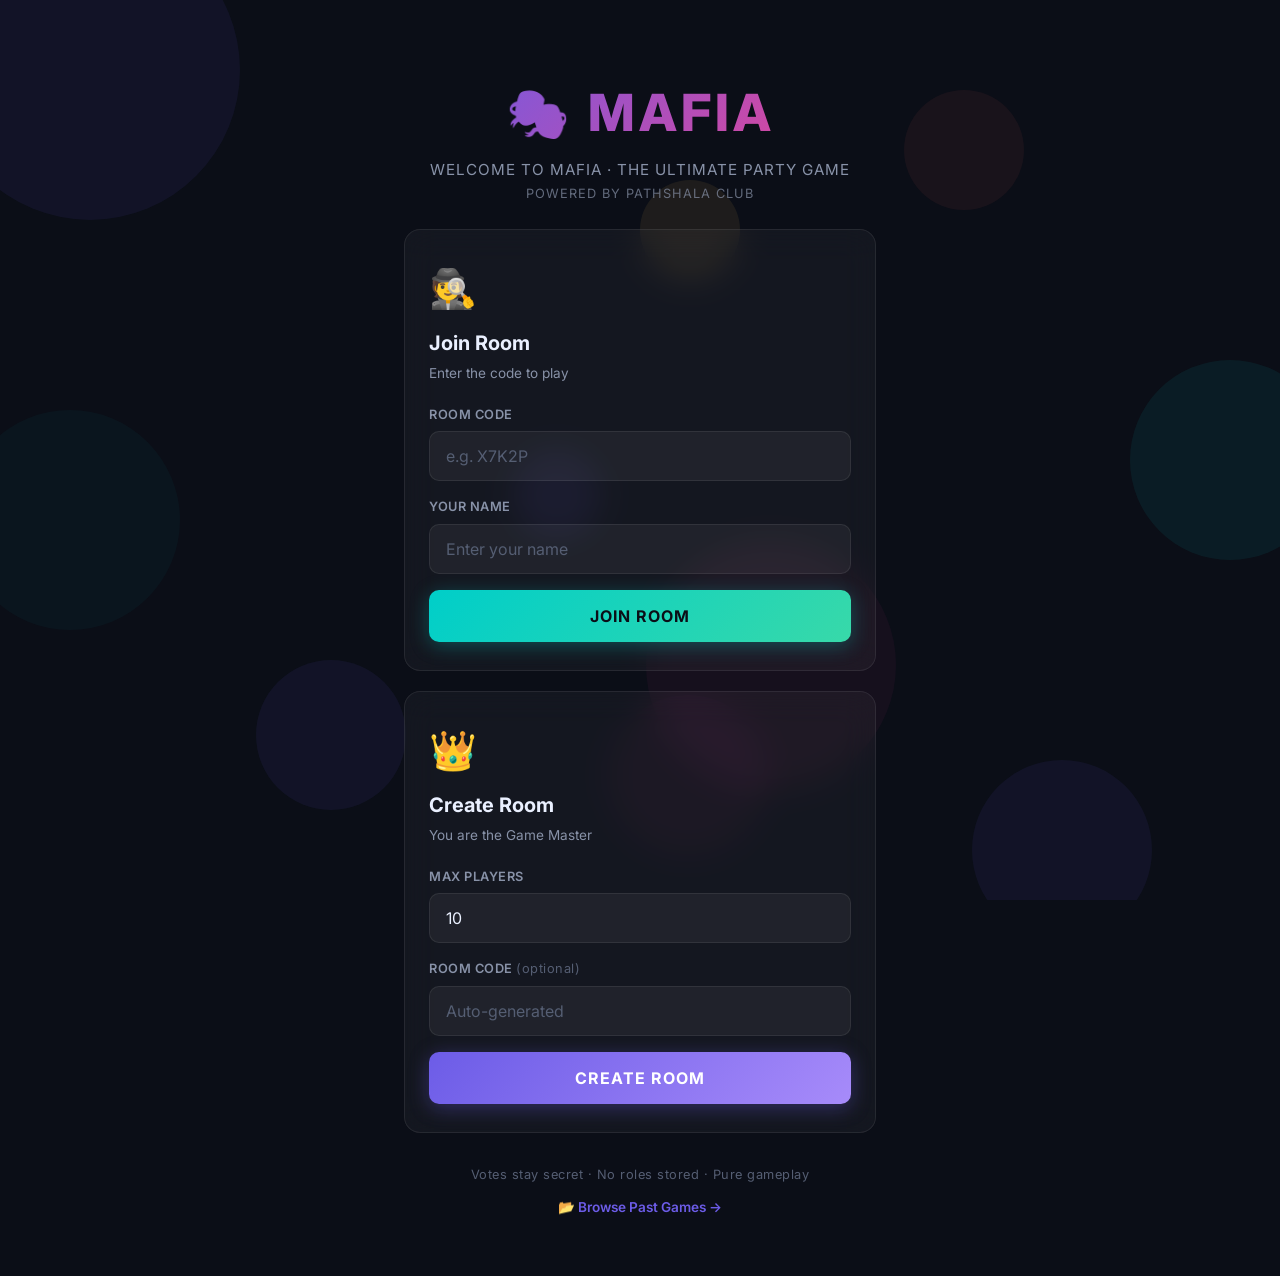
<file: templates/index.html>
<!DOCTYPE html>
<html lang="en">
    <head>
        <meta charset="UTF-8">
        <meta name="viewport" content="width=device-width, initial-scale=1.0">
        <title>Mafia Game – Join or Create Room</title>
        <meta
            name="description"
            content="Mafia party game voting app. Create or join a room to vote anonymously during daytime rounds."
        >
        <link rel="stylesheet" href="/static/style.css">
        <link
            href="https://fonts.googleapis.com/css2?family=Inter:wght@400;500;600;700;800&display=swap"
            rel="stylesheet"
        >
    </head>
    <body class="home-body">
        <!-- Floating particles background -->
        <div class="particles" aria-hidden="true">
            <span></span><span></span><span></span><span></span><span></span>
            <span></span><span></span><span></span><span></span><span></span>
        </div>

        <div class="home-container">
            <header class="home-header">
                <h1 class="logo">🎭 MAFIA</h1>
                <p class="tagline">Welcome to Mafia · The Ultimate Party Game</p>
                <p class="tagline" style="margin-top:2px;font-size:0.8rem;opacity:0.7">Powered by Pathshala Club</p>
            </header>

            <!-- Rejoin Banner (shown if active session found) -->
            <div class="glass-card hidden" id="rejoin-banner" style="border-color:var(--accent);margin-bottom:16px">
                <div style="display:flex;align-items:center;gap:10px;margin-bottom:10px">
                    <span style="font-size:1.5rem">🔄</span>
                    <div>
                        <h2 style="font-size:1rem;margin:0">Active Game Found</h2>
                        <p id="rejoin-info" style="color:var(--text-secondary);font-size:0.8rem;margin:2px 0 0"></p>
                    </div>
                </div>
                <div style="display:flex;gap:8px">
                    <button class="btn btn-primary" style="flex:1" onclick="rejoinGame()">Rejoin Game</button>
                    <button class="btn" style="flex:1;background:rgba(255,255,255,0.06)" onclick="dismissRejoin()">Join as New Player</button>
                </div>
            </div>

            <div class="card-grid">
                <!-- Join Room Card -->
                <div class="glass-card" id="join-card">
                    <div class="card-icon">🕵️</div>
                    <h2>Join Room</h2>
                    <p class="card-desc">Enter the code to play</p>
                    <form action="/join_room" method="POST" id="join-form" onsubmit="document.getElementById('join-btn').disabled=true;">
                        <div class="input-group">
                            <label for="join_room_code">Room Code</label>
                            <input
                                type="text"
                                id="join_room_code"
                                name="room_code"
                                placeholder="e.g. X7K2P"
                                maxlength="6"
                                required
                                autocapitalize="characters"
                            >
                        </div>
                        <div class="input-group">
                            <label for="player_name">Your Name</label>
                            <input
                                type="text"
                                id="player_name"
                                name="player_name"
                                placeholder="Enter your name"
                                maxlength="20"
                                required
                            >
                        </div>
                        <button
                            type="submit"
                            class="btn btn-accent"
                            id="join-btn"
                        >
                            Join Room
                        </button>
                    </form>
                </div>

                <!-- Create Room Card -->
                <div class="glass-card" id="create-card">
                    <div class="card-icon">👑</div>
                    <h2>Create Room</h2>
                    <p class="card-desc">You are the Game Master</p>
                    <form action="/create_room" method="POST" id="create-form" onsubmit="document.getElementById('create-btn').disabled=true;">
                        <div class="input-group">
                            <label for="max_players">Max Players</label>
                            <input
                                type="number"
                                id="max_players"
                                name="max_players"
                                value="10"
                                min="3"
                                max="30"
                                required
                            >
                        </div>
                        <div class="input-group">
                            <label for="room_code_input">Room Code <span
                                    class="optional"
                                >(optional)</span></label>
                            <input
                                type="text"
                                id="room_code_input"
                                name="room_code"
                                placeholder="Auto-generated"
                                maxlength="6"
                                autocapitalize="characters"
                            >
                        </div>
                        <button
                            type="submit"
                            class="btn btn-primary"
                            id="create-btn"
                        >
                            Create Room
                        </button>
                    </form>
                </div>
            </div>

            <footer class="home-footer">
                <p>Votes stay secret · No roles stored · Pure gameplay</p>
                <a href="/past_games" style="display:inline-block;margin-top:12px;color:var(--accent);font-size:0.85rem;text-decoration:none;font-weight:600">📂 Browse Past Games →</a>
            </footer>
        </div>
    </body>

    <script>
        // Check for active session and show rejoin banner
        (function() {
            try {
                const raw = localStorage.getItem("mafia_session");
                if (!raw) return;
                const session = JSON.parse(raw);
                if (!session || !session.room_code || !session.url) return;

                const banner = document.getElementById("rejoin-banner");
                const info = document.getElementById("rejoin-info");
                if (!banner || !info) return;

                if (session.type === "admin") {
                    info.textContent = `Admin · Room ${session.room_code}`;
                } else {
                    info.textContent = `${session.player_name || "Player"} · Room ${session.room_code}`;
                }
                banner.classList.remove("hidden");
            } catch(e) {}
        })();

        function rejoinGame() {
            try {
                const session = JSON.parse(localStorage.getItem("mafia_session"));
                if (session && session.url) {
                    window.location.href = session.url;
                }
            } catch(e) {}
        }

        function dismissRejoin() {
            localStorage.removeItem("mafia_session");
            document.getElementById("rejoin-banner").classList.add("hidden");
        }
    </script>
</html>
</file>
<file: static/style.css>
/* ==========================================================================
   Mafia Voting App – Dark Premium Mobile-First Stylesheet
   ========================================================================== */

/* ---- Reset & Base ---- */
*, *::before, *::after {
    box-sizing: border-box;
    margin: 0;
    padding: 0;
}

:root {
    --bg-dark: #0b0e17;
    --bg-card: rgba(255, 255, 255, 0.04);
    --bg-card-hover: rgba(255, 255, 255, 0.07);
    --border-glass: rgba(255, 255, 255, 0.08);
    --text-primary: #eaf0ff;
    --text-secondary: #8892a8;
    --text-muted: #555e73;
    --accent: #6c5ce7;
    --accent-glow: rgba(108, 92, 231, 0.35);
    --success: #00cec9;
    --success-glow: rgba(0, 206, 201, 0.3);
    --danger: #ff6b6b;
    --danger-glow: rgba(255, 107, 107, 0.3);
    --warning: #feca57;
    --warning-glow: rgba(254, 202, 87, 0.3);
    --joker: #e84393;
    --radius: 16px;
    --radius-sm: 10px;
    --transition: 0.25s cubic-bezier(0.4, 0, 0.2, 1);
    --font: "Inter", -apple-system, BlinkMacSystemFont, sans-serif;
}

html {
    font-size: 16px;
    scroll-behavior: smooth;
}
body {
    font-family: var(--font);
    background: var(--bg-dark);
    color: var(--text-primary);
    min-height: 100vh;
    line-height: 1.6;
    overflow-x: hidden;
    -webkit-font-smoothing: antialiased;
}

/* ---- Particles Background ---- */
.particles {
    position: fixed;
    inset: 0;
    z-index: 0;
    pointer-events: none;
    overflow: hidden;
}
.particles span {
    position: absolute;
    border-radius: 50%;
    background: var(--accent);
    opacity: 0.08;
    animation: float 18s infinite ease-in-out;
}
.particles span:nth-child(1) {
    width: 300px;
    height: 300px;
    top: -80px;
    left: -60px;
    animation-delay: 0s;
}
.particles span:nth-child(2) {
    width: 200px;
    height: 200px;
    top: 40%;
    right: -50px;
    animation-delay: -4s;
    background: var(--success);
}
.particles span:nth-child(3) {
    width: 150px;
    height: 150px;
    bottom: 10%;
    left: 20%;
    animation-delay: -8s;
}
.particles span:nth-child(4) {
    width: 250px;
    height: 250px;
    top: 60%;
    right: 30%;
    animation-delay: -12s;
    background: var(--joker);
    opacity: 0.05;
}
.particles span:nth-child(5) {
    width: 100px;
    height: 100px;
    top: 20%;
    left: 50%;
    animation-delay: -2s;
    background: var(--warning);
}
.particles span:nth-child(6) {
    width: 180px;
    height: 180px;
    bottom: -40px;
    right: 10%;
    animation-delay: -6s;
}
.particles span:nth-child(7) {
    width: 120px;
    height: 120px;
    top: 10%;
    right: 20%;
    animation-delay: -10s;
    background: var(--danger);
    opacity: 0.06;
}
.particles span:nth-child(8) {
    width: 220px;
    height: 220px;
    bottom: 30%;
    left: -40px;
    animation-delay: -14s;
    background: var(--success);
    opacity: 0.04;
}
.particles span:nth-child(9) {
    width: 90px;
    height: 90px;
    top: 50%;
    left: 40%;
    animation-delay: -3s;
}
.particles span:nth-child(10) {
    width: 160px;
    height: 160px;
    bottom: 5%;
    right: 40%;
    animation-delay: -7s;
    background: var(--joker);
    opacity: 0.04;
}

@keyframes float {
    0%, 100% {
        transform: translateY(0) scale(1);
    }
    50% {
        transform: translateY(-40px) scale(1.05);
    }
}

/* ---- Layout ---- */
.home-container, .page-container {
    position: relative;
    z-index: 1;
    max-width: 520px;
    margin: 0 auto;
    padding: 24px 16px 48px;
}

/* ---- Home Page ---- */
.home-header {
    text-align: center;
    padding: 40px 0 24px;
}
.logo {
    font-size: 2.8rem;
    font-weight: 800;
    letter-spacing: 4px;
    background: linear-gradient(135deg, var(--accent), var(--joker));
    -webkit-background-clip: text;
    -webkit-text-fill-color: transparent;
    background-clip: text;
}
.tagline {
    color: var(--text-secondary);
    font-size: 0.95rem;
    margin-top: 4px;
    letter-spacing: 1px;
    text-transform: uppercase;
}

.card-grid {
    display: flex;
    flex-direction: column;
    gap: 20px;
}

/* ---- Glass Card ---- */
.glass-card {
    background: var(--bg-card);
    border: 1px solid var(--border-glass);
    border-radius: var(--radius);
    padding: 28px 24px;
    backdrop-filter: blur(16px);
    -webkit-backdrop-filter: blur(16px);
    transition: background var(--transition), transform var(--transition);
}
.glass-card:hover {
    background: var(--bg-card-hover);
}

.card-icon {
    font-size: 2.4rem;
    margin-bottom: 8px;
}
.glass-card h2 {
    font-size: 1.25rem;
    font-weight: 700;
    margin-bottom: 4px;
}
.card-desc {
    color: var(--text-secondary);
    font-size: 0.85rem;
    margin-bottom: 20px;
}

/* ---- Inputs ---- */
.input-group {
    margin-bottom: 16px;
}
.input-group label {
    display: block;
    font-size: 0.8rem;
    font-weight: 600;
    color: var(--text-secondary);
    margin-bottom: 6px;
    text-transform: uppercase;
    letter-spacing: 0.5px;
}
.input-group .optional {
    font-weight: 400;
    text-transform: none;
    color: var(--text-muted);
}
.input-group input, .input-group select {
    width: 100%;
    padding: 14px 16px;
    font-size: 1rem;
    font-family: var(--font);
    background: rgba(255, 255, 255, 0.05);
    border: 1px solid var(--border-glass);
    border-radius: var(--radius-sm);
    color: var(--text-primary);
    outline: none;
    transition: border var(--transition), box-shadow var(--transition);
}
.input-group input::placeholder {
    color: var(--text-muted);
}
.input-group input:focus, .input-group select:focus {
    border-color: var(--accent);
    box-shadow: 0 0 0 3px var(--accent-glow);
}

/* ---- Buttons ---- */
.btn {
    display: inline-flex;
    align-items: center;
    justify-content: center;
    width: 100%;
    padding: 16px 24px;
    font-size: 1rem;
    font-weight: 700;
    font-family: var(--font);
    border: none;
    border-radius: var(--radius-sm);
    cursor: pointer;
    transition: all var(--transition);
    text-transform: uppercase;
    letter-spacing: 1px;
    position: relative;
    overflow: hidden;
}
.btn:active {
    transform: scale(0.97);
}
.btn:disabled {
    opacity: 0.4;
    cursor: not-allowed;
    transform: none;
}

.btn-primary {
    background: linear-gradient(135deg, var(--accent), #a78bfa);
    color: #fff;
    box-shadow: 0 4px 20px var(--accent-glow);
}
.btn-primary:hover:not(:disabled) {
    box-shadow: 0 6px 28px var(--accent-glow);
}

.btn-accent {
    background: linear-gradient(135deg, var(--success), #38d9a9);
    color: #0b0e17;
    box-shadow: 0 4px 20px var(--success-glow);
}
.btn-accent:hover:not(:disabled) {
    box-shadow: 0 6px 28px var(--success-glow);
}

.btn-success {
    background: linear-gradient(135deg, var(--success), #38d9a9);
    color: #0b0e17;
    box-shadow: 0 4px 16px var(--success-glow);
}

.btn-danger {
    background: linear-gradient(135deg, var(--danger), #ee5a24);
    color: #fff;
    box-shadow: 0 4px 16px var(--danger-glow);
}

.btn-warning {
    background: linear-gradient(135deg, var(--warning), #f0932b);
    color: #0b0e17;
    box-shadow: 0 4px 16px var(--warning-glow);
}

.btn-joker {
    background: linear-gradient(135deg, var(--joker), #fd79a8);
    color: #fff;
    box-shadow: 0 4px 16px rgba(232, 67, 147, 0.3);
}

/* ---- Vote Buttons ---- */
.vote-buttons {
    display: flex;
    flex-direction: column;
    gap: 12px;
}
.vote-btn {
    display: flex;
    align-items: center;
    gap: 12px;
    width: 100%;
    padding: 18px 20px;
    font-size: 1.05rem;
    font-weight: 600;
    font-family: var(--font);
    background: rgba(255, 255, 255, 0.04);
    border: 1px solid var(--border-glass);
    border-radius: var(--radius-sm);
    color: var(--text-primary);
    cursor: pointer;
    transition: all var(--transition);
    text-align: left;
}
.vote-btn:hover {
    background: var(--accent-glow);
    border-color: var(--accent);
    transform: translateX(4px);
}
.vote-btn:active {
    transform: scale(0.98);
}
.vote-btn .vote-num {
    display: inline-flex;
    align-items: center;
    justify-content: center;
    width: 36px;
    height: 36px;
    border-radius: 50%;
    background: linear-gradient(135deg, var(--accent), #a78bfa);
    color: #fff;
    font-size: 0.85rem;
    font-weight: 800;
    flex-shrink: 0;
}

/* ---- Badges ---- */
.badge {
    display: inline-block;
    padding: 6px 16px;
    border-radius: 999px;
    font-size: 0.75rem;
    font-weight: 700;
    text-transform: uppercase;
    letter-spacing: 1px;
}
.badge-admin {
    background: var(--accent-glow);
    color: var(--accent);
    border: 1px solid var(--accent);
}
.badge-player {
    background: rgba(0, 206, 201, 0.15);
    color: var(--success);
    border: 1px solid var(--success);
}
.badge-voted {
    background: rgba(0, 206, 201, 0.15);
    color: var(--success);
    font-size: 0.7rem;
    padding: 3px 10px;
}
.badge-waiting {
    background: rgba(254, 202, 87, 0.15);
    color: var(--warning);
    font-size: 0.7rem;
    padding: 3px 10px;
}
.badge-eliminated {
    background: rgba(255, 107, 107, 0.15);
    color: var(--danger);
    font-size: 0.7rem;
    padding: 3px 10px;
}

/* ---- Page Header ---- */
.page-header {
    text-align: center;
    padding: 32px 0 16px;
}
.room-code-display {
    font-size: 1.5rem;
    font-weight: 800;
    margin-top: 8px;
}
#room-code-text {
    background: linear-gradient(135deg, var(--accent), var(--joker));
    -webkit-background-clip: text;
    -webkit-text-fill-color: transparent;
    background-clip: text;
    letter-spacing: 3px;
}
.player-name-display {
    font-size: 1.8rem;
    font-weight: 800;
    margin-top: 8px;
}
.day-label {
    color: var(--text-secondary);
    font-size: 0.85rem;
    margin-top: 4px;
    font-weight: 600;
}
.day-banner {
    display: flex;
    align-items: center;
    justify-content: center;
    gap: 10px;
    margin-top: 12px;
    padding: 14px 24px;
    background: linear-gradient(135deg, rgba(254,202,87,0.12), rgba(108,92,231,0.08));
    border: 1px solid rgba(254,202,87,0.2);
    border-radius: var(--radius);
    box-shadow: 0 0 30px rgba(254,202,87,0.08);
}
.day-banner .day-sun {
    font-size: 1.6rem;
    animation: sunPulse 2s ease-in-out infinite;
}
@keyframes sunPulse {
    0%, 100% { transform: scale(1); }
    50% { transform: scale(1.15) rotate(15deg); }
}
.day-banner .day-text {
    font-size: 1.6rem;
    font-weight: 800;
    letter-spacing: 3px;
    text-transform: uppercase;
    background: linear-gradient(135deg, var(--warning), #f0932b);
    -webkit-background-clip: text;
    -webkit-text-fill-color: transparent;
    background-clip: text;
}

/* ---- History Button ---- */
.btn-history {
    display: inline-flex;
    align-items: center;
    gap: 6px;
    margin-top: 10px;
    padding: 8px 18px;
    font-size: 0.78rem;
    font-weight: 700;
    font-family: var(--font);
    background: rgba(255, 255, 255, 0.06);
    border: 1px solid var(--border-glass);
    border-radius: 999px;
    color: var(--text-secondary);
    cursor: pointer;
    transition: all var(--transition);
    text-transform: uppercase;
    letter-spacing: 0.5px;
}
.btn-history:hover {
    background: var(--accent-glow);
    color: var(--accent);
    border-color: var(--accent);
}

/* ---- History Modal ---- */
.history-overlay {
    position: fixed;
    inset: 0;
    z-index: 100;
    background: rgba(0, 0, 0, 0.7);
    backdrop-filter: blur(6px);
    display: flex;
    align-items: flex-end;
    justify-content: center;
}
.history-panel {
    width: 100%;
    max-width: 520px;
    max-height: 85vh;
    background: var(--bg-dark);
    border: 1px solid var(--border-glass);
    border-radius: var(--radius) var(--radius) 0 0;
    overflow-y: auto;
    animation: slideUp 0.3s ease;
}
@keyframes slideUp {
    from { transform: translateY(100%); }
    to { transform: translateY(0); }
}
.history-header {
    display: flex;
    align-items: center;
    justify-content: space-between;
    padding: 20px 20px 12px;
    border-bottom: 1px solid var(--border-glass);
    position: sticky;
    top: 0;
    background: var(--bg-dark);
    z-index: 1;
}
.history-header h2 {
    font-size: 1.1rem;
    font-weight: 800;
}
.history-close {
    background: none;
    border: none;
    color: var(--text-secondary);
    font-size: 1.2rem;
    cursor: pointer;
    padding: 4px 8px;
}
.history-content {
    padding: 16px 20px 32px;
}
.text-muted {
    color: var(--text-muted);
    text-align: center;
    padding: 24px 0;
}

/* History Day Card */
.history-day-card {
    background: var(--bg-card);
    border: 1px solid var(--border-glass);
    border-radius: var(--radius-sm);
    padding: 16px;
    margin-bottom: 12px;
}
.history-day-card:last-child {
    margin-bottom: 0;
}
.history-day-title {
    font-size: 0.85rem;
    font-weight: 800;
    color: var(--accent);
    text-transform: uppercase;
    letter-spacing: 1px;
    margin-bottom: 10px;
}
.history-tally {
    display: flex;
    flex-wrap: wrap;
    gap: 6px;
    margin-bottom: 10px;
}
.history-tally-item {
    display: inline-flex;
    align-items: center;
    gap: 4px;
    padding: 4px 10px;
    background: rgba(108, 92, 231, 0.1);
    border-radius: 999px;
    font-size: 0.75rem;
    font-weight: 600;
    color: var(--text-primary);
}
.history-tally-count {
    color: var(--accent);
    font-weight: 800;
}
.history-votes-grid {
    display: grid;
    grid-template-columns: 1fr 1fr;
    gap: 6px;
}
.history-vote-cell {
    font-size: 0.72rem;
    padding: 6px 8px;
    background: rgba(255, 255, 255, 0.02);
    border-radius: 6px;
    border: 1px solid rgba(255, 255, 255, 0.04);
}
.history-vote-cell .hv-voter {
    color: var(--text-secondary);
}
.history-vote-cell .hv-arrow {
    color: var(--accent);
    font-weight: 700;
    margin: 0 3px;
}
.history-vote-cell .hv-target {
    color: var(--text-primary);
    font-weight: 600;
}
.history-vote-cell .hv-time {
    color: var(--success);
    font-size: 0.65rem;
    opacity: 0.7;
    margin-left: 4px;
}

/* ---- Progress Bar ---- */
.progress-bar-container {
    width: 100%;
    height: 10px;
    background: rgba(255, 255, 255, 0.06);
    border-radius: 999px;
    overflow: hidden;
    margin-bottom: 8px;
}
.progress-bar {
    height: 100%;
    border-radius: 999px;
    background: linear-gradient(90deg, var(--accent), var(--success));
    transition: width 0.5s ease;
}
.progress-text {
    text-align: center;
    color: var(--text-secondary);
    font-size: 0.9rem;
}

/* ---- Voting Timer ---- */
.voting-timer {
    display: flex;
    align-items: center;
    justify-content: center;
    gap: 8px;
    margin-bottom: 12px;
}
.timer-icon {
    font-size: 1.3rem;
}
.timer-value {
    font-size: 1.8rem;
    font-weight: 800;
    font-variant-numeric: tabular-nums;
    background: linear-gradient(135deg, var(--accent), var(--success));
    -webkit-background-clip: text;
    -webkit-text-fill-color: transparent;
    background-clip: text;
    letter-spacing: 2px;
}

/* ---- Player List ---- */
.player-list {
    list-style: none;
}
.player-list li {
    display: flex;
    align-items: center;
    justify-content: space-between;
    padding: 14px 0;
    border-bottom: 1px solid var(--border-glass);
    font-size: 0.95rem;
}
.player-list li:last-child {
    border-bottom: none;
}
.player-info {
    display: flex;
    align-items: center;
    gap: 10px;
}
.player-num {
    display: inline-flex;
    align-items: center;
    justify-content: center;
    width: 30px;
    height: 30px;
    border-radius: 50%;
    background: rgba(108, 92, 231, 0.15);
    color: var(--accent);
    font-size: 0.8rem;
    font-weight: 800;
    flex-shrink: 0;
}

/* ---- Control Buttons ---- */
.controls-card h2 {
    margin-bottom: 16px;
}
.control-buttons {
    display: flex;
    flex-direction: column;
    gap: 10px;
}

/* ---- Vote Map (Results) – Compact Grid ---- */
.vote-map-title {
    font-size: 0.85rem;
    font-weight: 700;
    color: var(--text-secondary);
    text-transform: uppercase;
    letter-spacing: 1px;
    margin: 20px 0 10px;
    padding-top: 16px;
    border-top: 1px solid var(--border-glass);
}
.vote-map-grid {
    display: grid;
    grid-template-columns: 1fr 1fr;
    gap: 8px;
}
.vote-map-cell {
    display: flex;
    flex-direction: column;
    gap: 2px;
    background: rgba(255, 255, 255, 0.03);
    border: 1px solid var(--border-glass);
    border-radius: var(--radius-sm);
    padding: 10px 12px;
    font-size: 0.82rem;
}
.vote-map-cell .vm-label {
    color: var(--text-muted);
    font-size: 0.65rem;
    text-transform: uppercase;
    letter-spacing: 0.5px;
    font-weight: 600;
}
.vote-map-cell .vm-voter {
    color: var(--text-primary);
    font-weight: 600;
}
.vote-map-cell .vm-target {
    color: var(--accent);
    font-weight: 700;
}
.vote-map-cell .vm-time {
    margin-top: 4px;
    font-size: 0.65rem;
    color: var(--success);
    font-weight: 700;
    opacity: 0.8;
}

/* ---- Chart ---- */
.chart-container {
    position: relative;
    width: 100%;
    height: 260px;
    margin-top: 12px;
    padding: 16px 8px;
    background: rgba(108, 92, 231, 0.05);
    border: 1px solid rgba(108, 92, 231, 0.12);
    border-radius: var(--radius-sm);
    box-shadow: 0 0 24px rgba(108, 92, 231, 0.08);
}

/* ---- Waiting State ---- */
.waiting-state {
    text-align: center;
    padding: 24px 0;
}
.waiting-state p {
    color: var(--text-secondary);
    margin-top: 12px;
    font-size: 0.95rem;
}

.pulse-dot {
    width: 16px;
    height: 16px;
    margin: 0 auto;
    border-radius: 50%;
    background: var(--accent);
    animation: pulse 1.5s infinite;
}
@keyframes pulse {
    0%, 100% {
        transform: scale(1);
        opacity: 1;
    }
    50% {
        transform: scale(1.8);
        opacity: 0.3;
    }
}

.check-icon {
    width: 48px;
    height: 48px;
    margin: 0 auto;
    border-radius: 50%;
    background: linear-gradient(135deg, var(--success), #38d9a9);
    display: flex;
    align-items: center;
    justify-content: center;
    color: #0b0e17;
    font-size: 1.5rem;
    font-weight: 800;
}

/* ---- Banners ---- */
.joker-banner {
    text-align: center;
    padding: 20px;
    margin-bottom: 16px;
    border-radius: var(--radius);
    font-size: 1.6rem;
    font-weight: 800;
    background: linear-gradient(135deg, var(--joker), #fd79a8);
    color: #fff;
    animation: bannerPulse 1s infinite alternate;
    letter-spacing: 2px;
}
@keyframes bannerPulse {
    0% {
        box-shadow: 0 0 20px rgba(232, 67, 147, 0.5);
    }
    100% {
        box-shadow: 0 0 40px rgba(232, 67, 147, 0.8);
    }
}

.eliminated-banner {
    text-align: center;
    padding: 20px;
    margin-bottom: 16px;
    border-radius: var(--radius);
    font-size: 1.2rem;
    font-weight: 700;
    background: linear-gradient(135deg, var(--danger), #ee5a24);
    color: #fff;
}

/* ---- Utility ---- */
.hidden {
    display: none !important;
}

/* ---- Footer ---- */
.home-footer {
    text-align: center;
    padding-top: 32px;
}
.home-footer p {
    color: var(--text-muted);
    font-size: 0.8rem;
    letter-spacing: 0.5px;
}

/* ---- Responsive: slightly larger screens ---- */
@media (min-width: 480px) {
    .home-container, .page-container {
        padding: 32px 24px 56px;
    }
    .logo {
        font-size: 3.2rem;
    }
}

/* ---- section spacing ---- */
.page-container .glass-card + .glass-card {
    margin-top: 16px;
}
/* ---- Game Roles ---- */
.roles-grid {
    display: grid;
    grid-template-columns: 1fr 1fr;
    gap: 12px;
    margin-bottom: 20px;
}
.roles-card .btn-sm {
    padding: 10px 16px;
    font-size: 0.8rem;
    width: auto;
}

/* ---- Modals (Instructions, etc.) ---- */
.modal-overlay {
    position: fixed;
    inset: 0;
    z-index: 200;
    background: rgba(0, 0, 0, 0.8);
    backdrop-filter: blur(8px);
    display: flex;
    align-items: center;
    justify-content: center;
    padding: 20px;
}
.modal-content {
    width: 100%;
    max-width: 480px;
    max-height: 90vh;
    background: #151926;
    border: 1px solid var(--border-glass);
    border-radius: var(--radius);
    display: flex;
    flex-direction: column;
    animation: modalScale 0.3s cubic-bezier(0.34, 1.56, 0.64, 1);
    box-shadow: 0 12px 48px rgba(0, 0, 0, 0.5);
}
@keyframes modalScale {
    from { opacity: 0; transform: scale(0.9); }
    to { opacity: 1; transform: scale(1); }
}
.modal-header {
    display: flex;
    align-items: center;
    justify-content: space-between;
    padding: 20px 24px;
    border-bottom: 1px solid var(--border-glass);
}
.modal-header h2 {
    font-size: 1.2rem;
    font-weight: 800;
}
.modal-close {
    background: rgba(255, 255, 255, 0.05);
    border: none;
    color: var(--text-secondary);
    width: 32px;
    height: 32px;
    border-radius: 50%;
    cursor: pointer;
    font-size: 0.9rem;
    display: flex;
    align-items: center;
    justify-content: center;
}
.modal-body {
    padding: 24px;
    overflow-y: auto;
}
.modal-body h3 {
    font-size: 1rem;
    color: var(--accent);
    margin: 20px 0 8px;
}
.modal-body h3:first-child {
    margin-top: 0;
}
.modal-body p, .modal-body li {
    font-size: 0.9rem;
    color: var(--text-secondary);
    margin-bottom: 12px;
}
.modal-body ul, .modal-body ol {
    padding-left: 20px;
}
.modal-body strong {
    color: var(--text-primary);
}
.pro-tip {
    margin-top: 24px;
    padding: 16px;
    background: rgba(108, 92, 231, 0.1);
    border: 1px dashed var(--accent);
    border-radius: var(--radius-sm);
    font-size: 0.85rem;
}

/* Header Action Layout */
.header-actions {
    display: flex;
    justify-content: center;
    gap: 12px;
    margin-top: 12px;
}
.btn-secondary {
    display: inline-flex;
    align-items: center;
    gap: 6px;
    padding: 8px 18px;
    font-size: 0.78rem;
    font-weight: 700;
    font-family: var(--font);
    background: rgba(255, 255, 255, 0.06);
    border: 1px solid var(--border-glass);
    border-radius: 999px;
    color: var(--text-secondary);
    cursor: pointer;
    transition: all var(--transition);
    text-transform: uppercase;
}
.btn-secondary:hover {
    background: rgba(255, 255, 255, 0.1);
    color: var(--text-primary);
}
</file>
